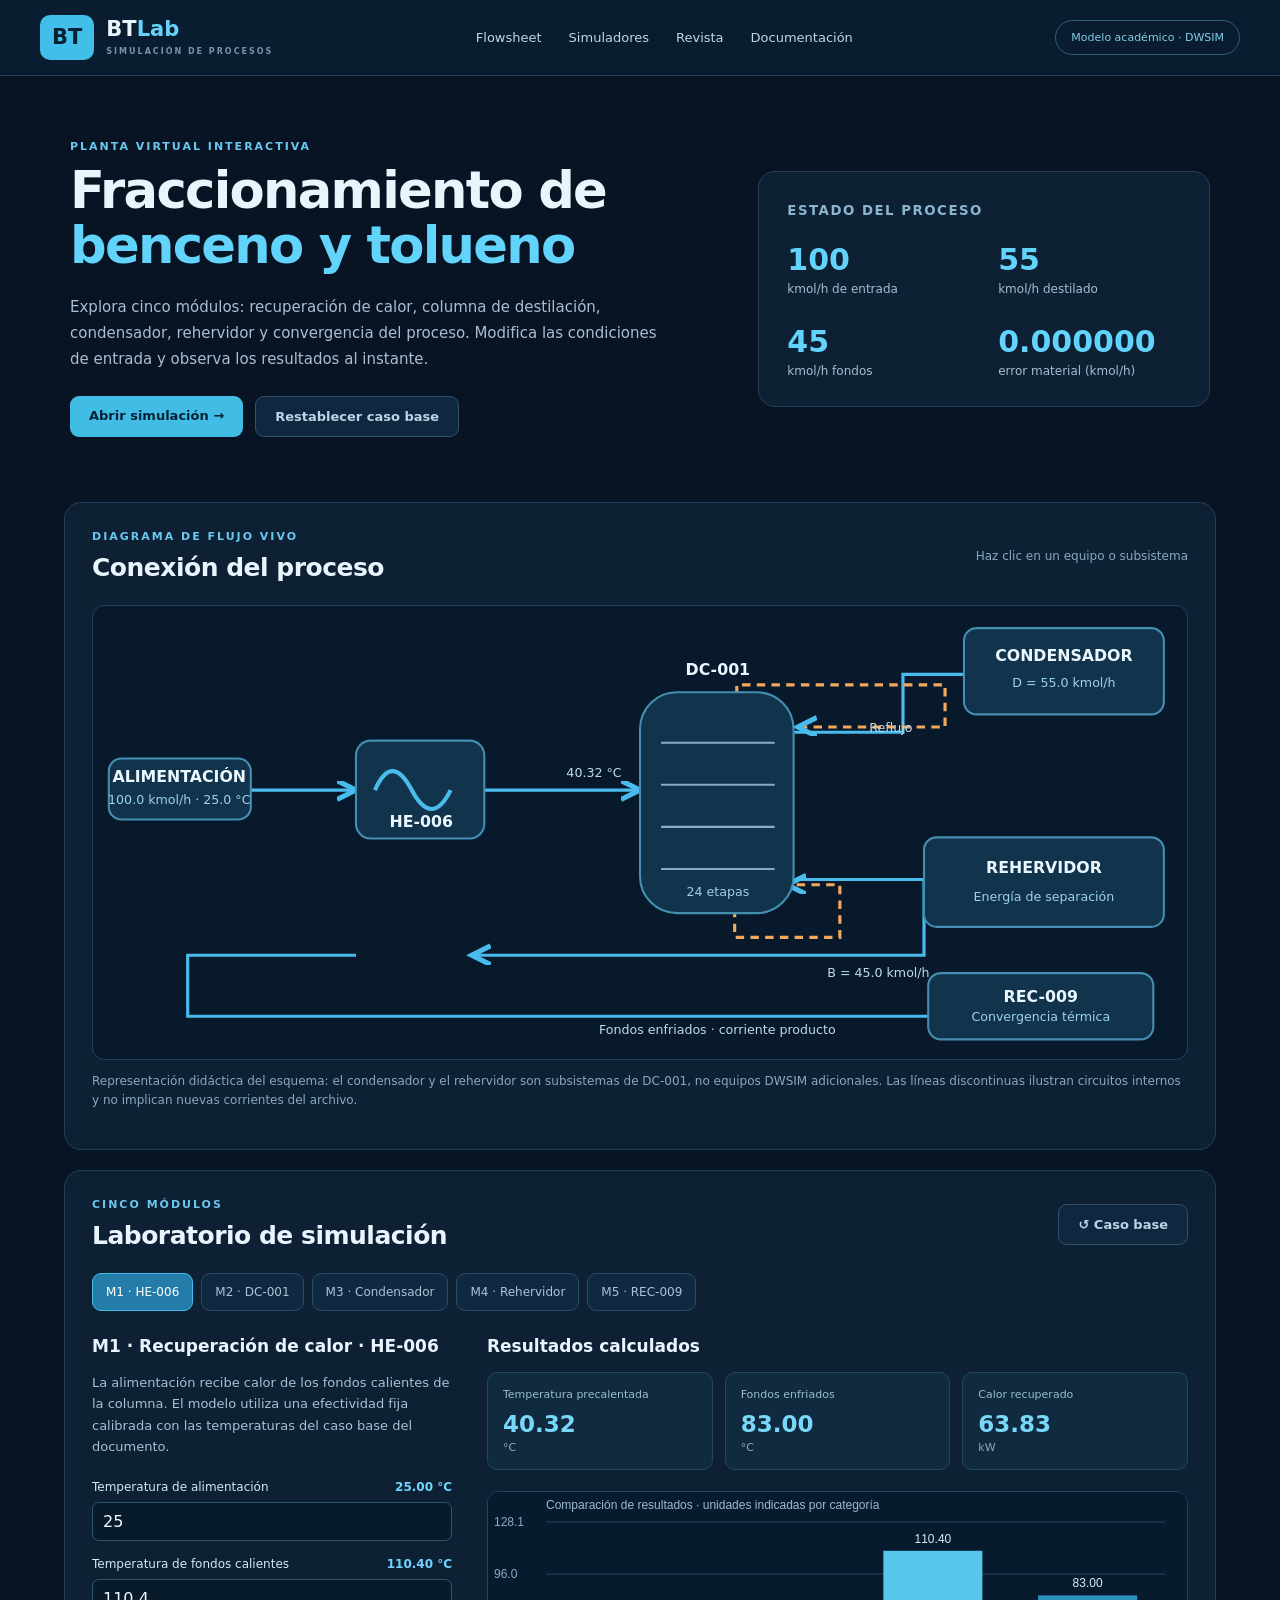
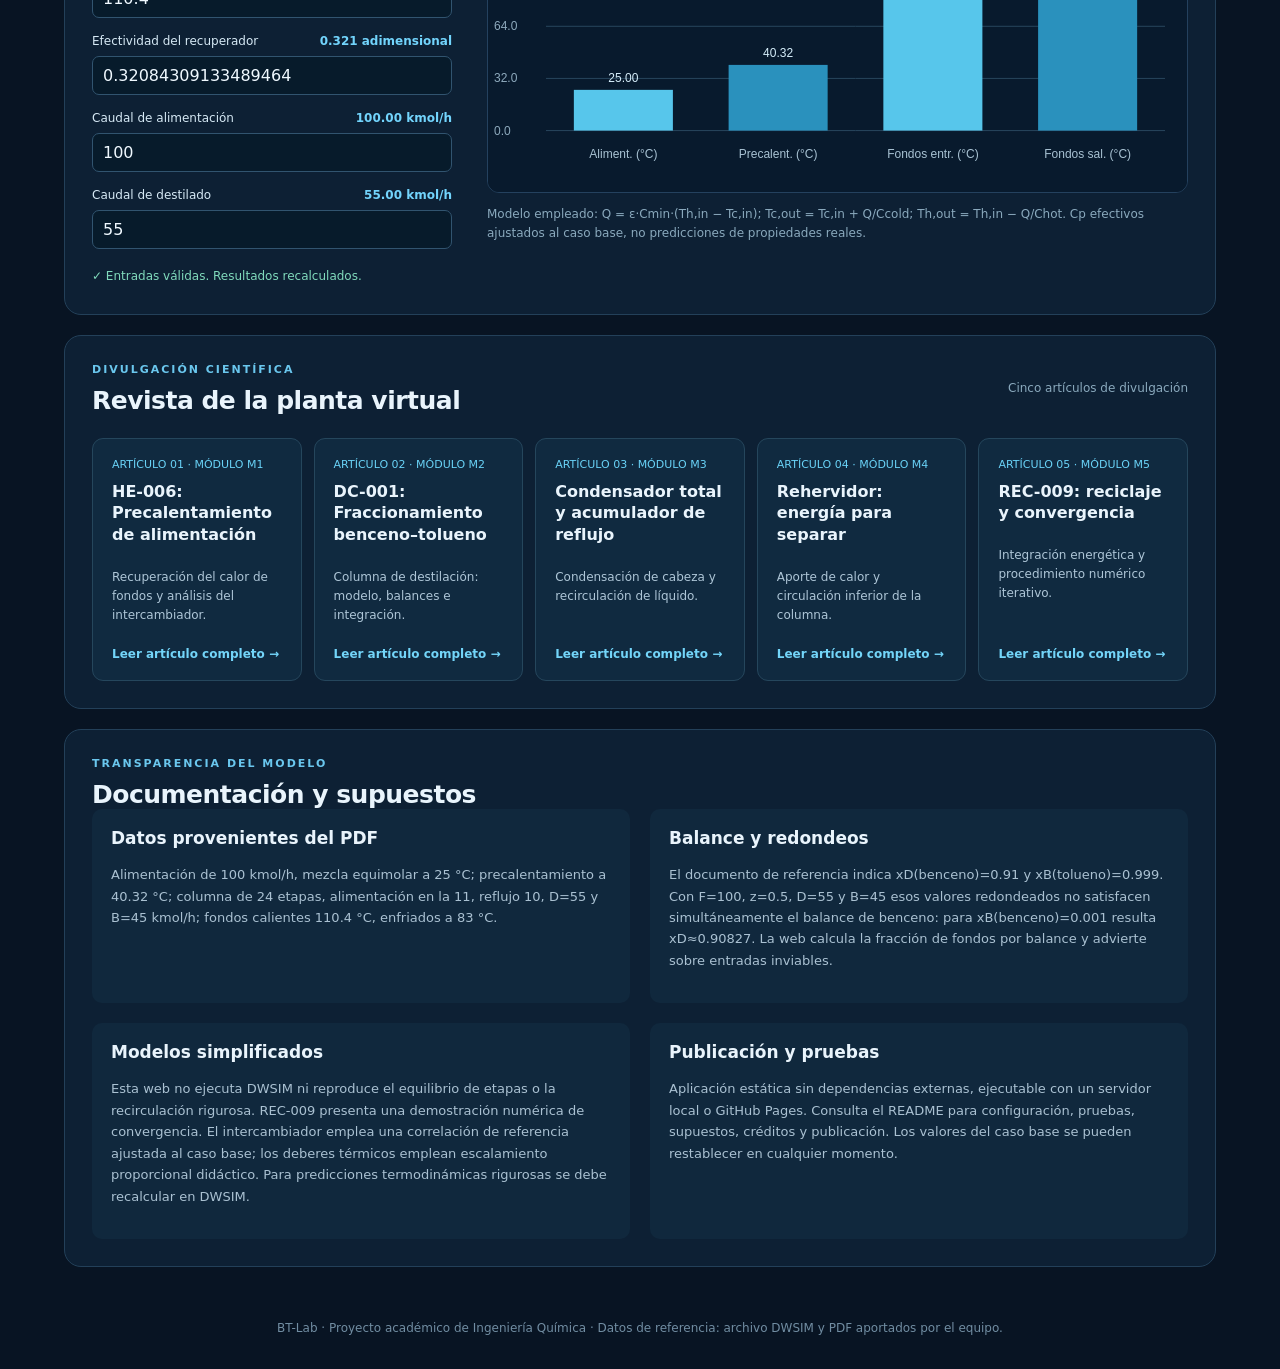
<file: index.html>
<!doctype html><html lang="es"><head><meta charset="UTF-8"><meta name="viewport" content="width=device-width,initial-scale=1"><title>BT-Lab | Fraccionamiento Benceno–Tolueno</title><link rel="stylesheet" href="src/style.css"></head><body><header class="top"><a href="#inicio" class="brand"><span class="logo">BT</span><span>BT<span class="accent">Lab</span><small>SIMULACIÓN DE PROCESOS</small></span></a><nav><a href="#inicio">Flowsheet</a><a href="#simulacion">Simuladores</a><a href="#revista">Revista</a><a href="#documentacion">Documentación</a></nav><span class="pill">Modelo académico · DWSIM</span></header><main><section id="inicio" class="hero"><div><p class="eyebrow">PLANTA VIRTUAL INTERACTIVA</p><h1>Fraccionamiento de <span>benceno y tolueno</span></h1><p>Explora cinco módulos: recuperación de calor, columna de destilación, condensador, rehervidor y convergencia del proceso. Modifica las condiciones de entrada y observa los resultados al instante.</p><div class="actions"><a class="primary" href="#simulacion">Abrir simulación →</a><button id="resetTop" class="secondary">Restablecer caso base</button></div></div><div class="summary"><small>ESTADO DEL PROCESO</small><div class="numbers"><div><strong id="sumF">100</strong><span>kmol/h de entrada</span></div><div><strong id="sumD">55</strong><span>kmol/h destilado</span></div><div><strong id="sumB">45</strong><span>kmol/h fondos</span></div><div><strong id="sumBalance">0</strong><span>error material (kmol/h)</span></div></div></div></section><section class="panel"><div class="sectionhead"><div><p class="eyebrow">DIAGRAMA DE FLUJO VIVO</p><h2>Conexión del proceso</h2></div><span class="hint">Haz clic en un equipo o subsistema</span></div><div class="flowwrap"><svg viewBox="0 0 1040 430" role="img" aria-label="Flujo de alimentación por intercambiador hacia columna, destilado superior, fondos hacia intercambiador, condensador y rehervidor" id="flowsheet"><defs><marker id="arrow" markerWidth="8" markerHeight="8" refX="6" refY="3" orient="auto"><path d="M0 0 L6 3 L0 6" fill="none" stroke="#49bbec" stroke-width="1.6"/></marker></defs><g class="pipe" fill="none" stroke="#49bbec" stroke-width="3" marker-end="url(#arrow)"><path d="M60 175 H250"/><path d="M370 175 H520"/><path d="M650 120 H770 V65 H850"/><path d="M650 260 H790 V332 H360"/><path d="M250 332 H90 V390 H960"/></g><g fill="none" stroke="#f3a85c" stroke-width="3" stroke-dasharray="8 6" marker-end="url(#arrow)"><path d="M612 112 V75 H810 V115 H670"/><path d="M610 260 V315 H710 V265 H660"/></g><g class="unit" data-mod="hx"><rect x="15" y="145" width="135" height="58" rx="12"/><text x="82" y="167">ALIMENTACIÓN</text><text class="small" x="82" y="188" id="svgFeed">100 kmol/h · 25 °C</text></g><g class="unit" data-mod="hx"><rect x="250" y="128" width="122" height="93" rx="14"/><path d="M268 175 Q284 139 303 175 T340 175" fill="none" stroke="#49bbec" stroke-width="4"/><text x="312" y="210">HE-006</text></g><g class="unit" data-mod="column"><rect x="520" y="82" width="146" height="210" rx="35"/><path d="M540 130 H648 M540 170 H648 M540 210 H648 M540 250 H648" stroke="#89a9c5" stroke-width="2"/><text x="594" y="66">DC-001</text><text class="small" x="594" y="276">24 etapas</text></g><g class="unit" data-mod="condenser"><rect x="828" y="21" width="190" height="82" rx="12"/><text x="923" y="52">CONDENSADOR</text><text class="small" x="923" y="77" id="svgD">D = 55 kmol/h</text></g><g class="unit" data-mod="reboiler"><rect x="790" y="220" width="228" height="85" rx="12"/><text x="904" y="254">REHERVIDOR</text><text class="small" x="904" y="280">Energía de separación</text></g><text class="stream" x="450" y="163" id="svgPre">40.32 °C</text><text class="stream" x="698" y="353" id="svgB">B = 45 kmol/h</text><text class="stream" x="481" y="407">Fondos enfriados · corriente producto</text><text class="stream" x="738" y="120">Reflujo</text><g class="unit" data-mod="recycle"><rect x="794" y="349" width="214" height="63" rx="12"/><text x="901" y="376">REC-009</text><text class="small" x="901" y="395">Convergencia térmica</text></g></svg></div><p class="footnote">Representación didáctica del esquema: el condensador y el rehervidor son subsistemas de DC-001, no equipos DWSIM adicionales. Las líneas discontinuas ilustran circuitos internos y no implican nuevas corrientes del archivo.</p></section><section id="simulacion" class="panel"><div class="sectionhead"><div><p class="eyebrow">CINCO MÓDULOS</p><h2>Laboratorio de simulación</h2></div><button id="reset" class="secondary">↺ Caso base</button></div><div class="tabs" role="tablist" id="tabs"><button data-tab="hx" class="selected">M1 · HE-006</button><button data-tab="column">M2 · DC-001</button><button data-tab="condenser">M3 · Condensador</button><button data-tab="reboiler">M4 · Rehervidor</button><button data-tab="recycle">M5 · REC-009</button></div><div class="simgrid"><div><div id="description"></div><div id="controls" class="controls"></div><div class="alert" id="alert" role="status"></div></div><div><h3>Resultados calculados</h3><div id="results" class="resultgrid"></div><canvas id="chart" width="780" height="340" aria-label="Gráfica de resultados calculados"></canvas><p id="method" class="footnote"></p></div></div></section><section id="revista" class="panel"><div class="sectionhead"><div><p class="eyebrow">DIVULGACIÓN CIENTÍFICA</p><h2>Revista de la planta virtual</h2></div><span class="hint">Cinco artículos de divulgación</span></div><div id="articles" class="articles"></div></section><section id="documentacion" class="panel"><p class="eyebrow">TRANSPARENCIA DEL MODELO</p><h2>Documentación y supuestos</h2><div class="docgrid"><div><h3>Datos provenientes del PDF</h3><p>Alimentación de 100 kmol/h, mezcla equimolar a 25 °C; precalentamiento a 40.32 °C; columna de 24 etapas, alimentación en la 11, reflujo 10, D=55 y B=45 kmol/h; fondos calientes 110.4 °C, enfriados a 83 °C.</p></div><div><h3>Balance y redondeos</h3><p>El documento de referencia indica xD(benceno)=0.91 y xB(tolueno)=0.999. Con F=100, z=0.5, D=55 y B=45 esos valores redondeados no satisfacen simultáneamente el balance de benceno: para xB(benceno)=0.001 resulta xD≈0.90827. La web calcula la fracción de fondos por balance y advierte sobre entradas inviables.</p></div><div><h3>Modelos simplificados</h3><p>Esta web no ejecuta DWSIM ni reproduce el equilibrio de etapas o la recirculación rigurosa. REC-009 presenta una demostración numérica de convergencia. El intercambiador emplea una correlación de referencia ajustada al caso base; los deberes térmicos emplean escalamiento proporcional didáctico. Para predicciones termodinámicas rigurosas se debe recalcular en DWSIM.</p></div><div><h3>Publicación y pruebas</h3><p>Aplicación estática sin dependencias externas, ejecutable con un servidor local o GitHub Pages. Consulta el README para configuración, pruebas, supuestos, créditos y publicación. Los valores del caso base se pueden restablecer en cualquier momento.</p></div></div></section></main><footer>BT-Lab · Proyecto académico de Ingeniería Química · Datos de referencia: archivo DWSIM y PDF aportados por el equipo.</footer><script type="module" src="src/app.js"></script></body></html>
</file>
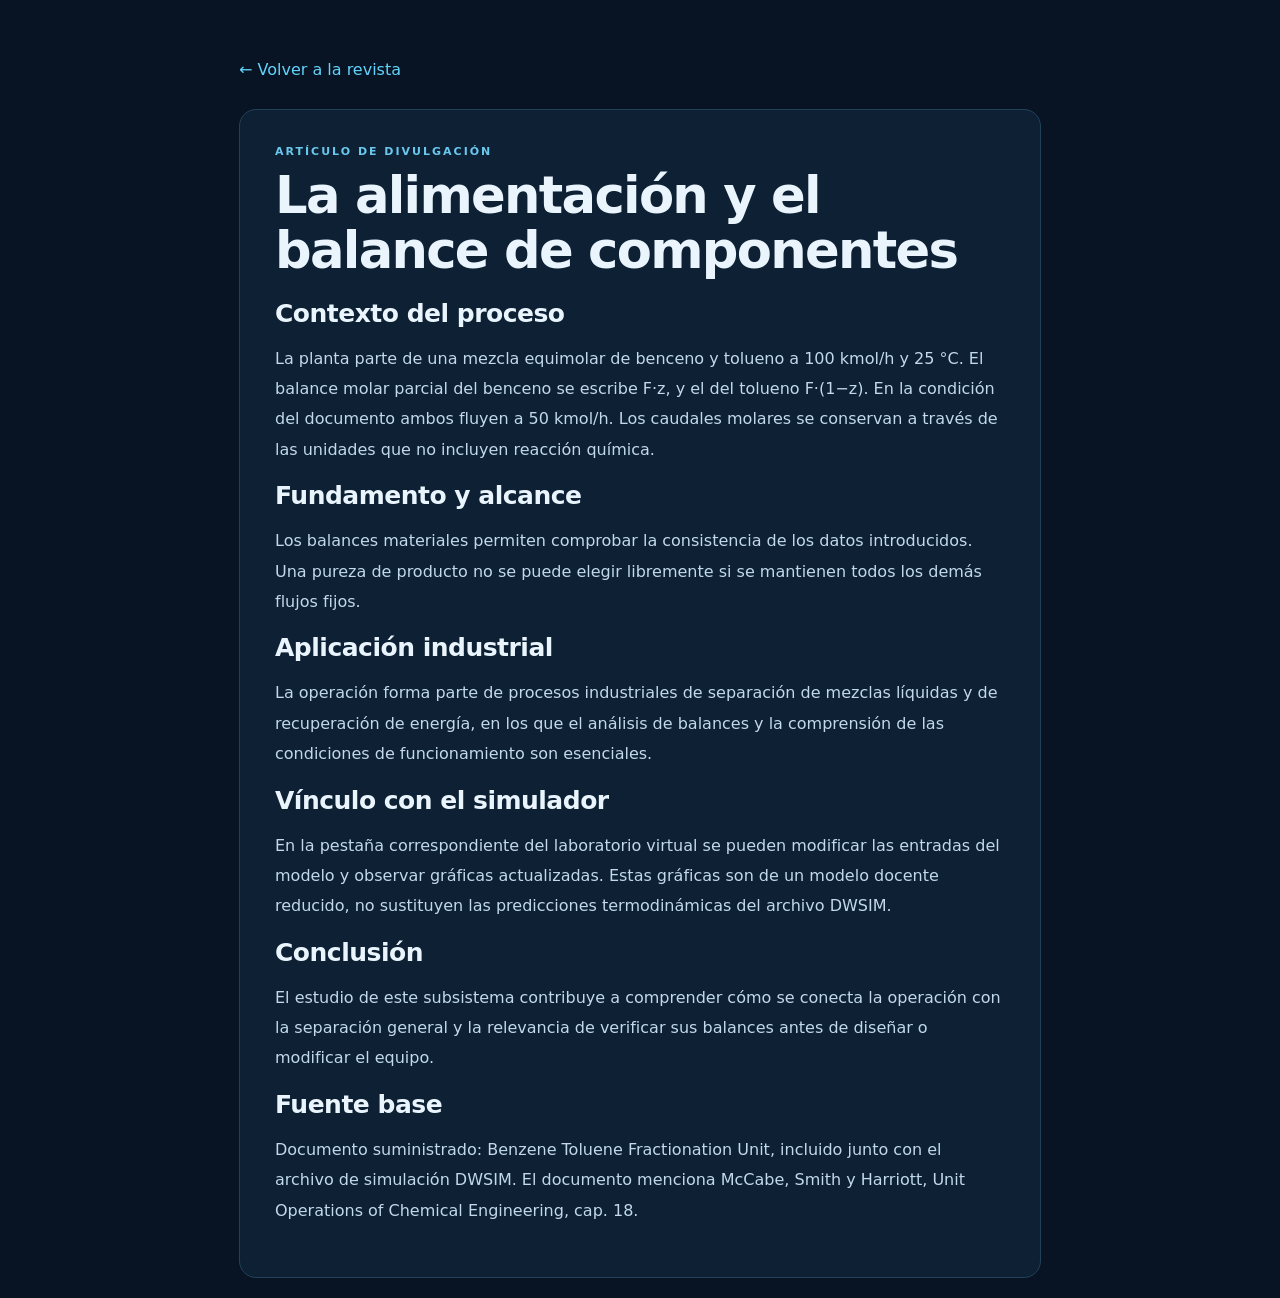
<file: alimentacion.html>
<!doctype html><html lang="es"><head><meta charset="utf-8"><meta name="viewport" content="width=device-width,initial-scale=1"><title>La alimentación y el balance de componentes — BT-Lab</title><link rel="stylesheet" href="../src/style.css"></head><body><main style="max-width:850px;padding-top:60px"><a href="../index.html#revista" style="color:#62d3fa">← Volver a la revista</a><article class="panel" style="margin-top:30px;padding:35px"><p class="eyebrow">ARTÍCULO DE DIVULGACIÓN</p><h1>La alimentación y el balance de componentes</h1><h2>Contexto del proceso</h2><p style="line-height:1.9;color:#c1d9e8">La planta parte de una mezcla equimolar de benceno y tolueno a 100 kmol/h y 25 °C. El balance molar parcial del benceno se escribe F·z, y el del tolueno F·(1−z). En la condición del documento ambos fluyen a 50 kmol/h. Los caudales molares se conservan a través de las unidades que no incluyen reacción química.</p><h2>Fundamento y alcance</h2><p style="line-height:1.9;color:#c1d9e8">Los balances materiales permiten comprobar la consistencia de los datos introducidos. Una pureza de producto no se puede elegir libremente si se mantienen todos los demás flujos fijos.</p><h2>Aplicación industrial</h2><p style="line-height:1.9;color:#c1d9e8">La operación forma parte de procesos industriales de separación de mezclas líquidas y de recuperación de energía, en los que el análisis de balances y la comprensión de las condiciones de funcionamiento son esenciales.</p><h2>Vínculo con el simulador</h2><p style="line-height:1.9;color:#c1d9e8">En la pestaña correspondiente del laboratorio virtual se pueden modificar las entradas del modelo y observar gráficas actualizadas. Estas gráficas son de un modelo docente reducido, no sustituyen las predicciones termodinámicas del archivo DWSIM.</p><h2>Conclusión</h2><p style="line-height:1.9;color:#c1d9e8">El estudio de este subsistema contribuye a comprender cómo se conecta la operación con la separación general y la relevancia de verificar sus balances antes de diseñar o modificar el equipo.</p><h2>Fuente base</h2><p style="line-height:1.9;color:#c1d9e8">Documento suministrado: <em>Benzene Toluene Fractionation Unit</em>, incluido junto con el archivo de simulación DWSIM. El documento menciona McCabe, Smith y Harriott, <em>Unit Operations of Chemical Engineering</em>, cap. 18.</p></article></main></body></html>
</file>
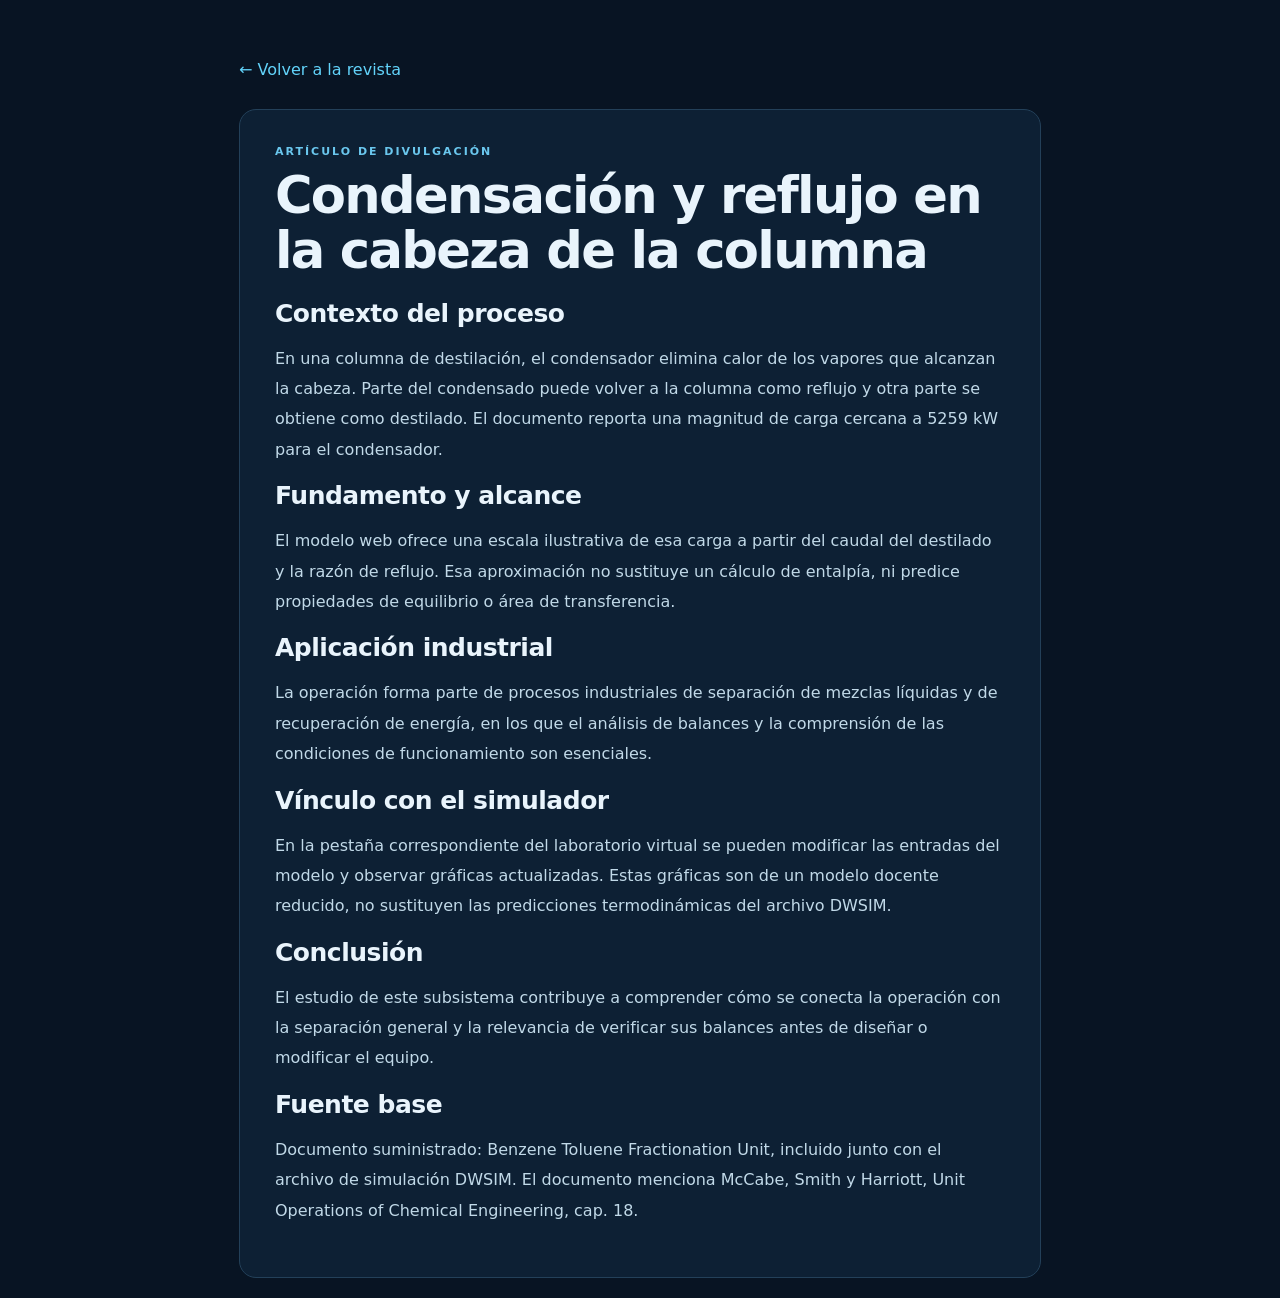
<file: condensador.html>
<!doctype html><html lang="es"><head><meta charset="utf-8"><meta name="viewport" content="width=device-width,initial-scale=1"><title>Condensación y reflujo en la cabeza de la columna — BT-Lab</title><link rel="stylesheet" href="../src/style.css"></head><body><main style="max-width:850px;padding-top:60px"><a href="../index.html#revista" style="color:#62d3fa">← Volver a la revista</a><article class="panel" style="margin-top:30px;padding:35px"><p class="eyebrow">ARTÍCULO DE DIVULGACIÓN</p><h1>Condensación y reflujo en la cabeza de la columna</h1><h2>Contexto del proceso</h2><p style="line-height:1.9;color:#c1d9e8">En una columna de destilación, el condensador elimina calor de los vapores que alcanzan la cabeza. Parte del condensado puede volver a la columna como reflujo y otra parte se obtiene como destilado. El documento reporta una magnitud de carga cercana a 5259 kW para el condensador.</p><h2>Fundamento y alcance</h2><p style="line-height:1.9;color:#c1d9e8">El modelo web ofrece una escala ilustrativa de esa carga a partir del caudal del destilado y la razón de reflujo. Esa aproximación no sustituye un cálculo de entalpía, ni predice propiedades de equilibrio o área de transferencia.</p><h2>Aplicación industrial</h2><p style="line-height:1.9;color:#c1d9e8">La operación forma parte de procesos industriales de separación de mezclas líquidas y de recuperación de energía, en los que el análisis de balances y la comprensión de las condiciones de funcionamiento son esenciales.</p><h2>Vínculo con el simulador</h2><p style="line-height:1.9;color:#c1d9e8">En la pestaña correspondiente del laboratorio virtual se pueden modificar las entradas del modelo y observar gráficas actualizadas. Estas gráficas son de un modelo docente reducido, no sustituyen las predicciones termodinámicas del archivo DWSIM.</p><h2>Conclusión</h2><p style="line-height:1.9;color:#c1d9e8">El estudio de este subsistema contribuye a comprender cómo se conecta la operación con la separación general y la relevancia de verificar sus balances antes de diseñar o modificar el equipo.</p><h2>Fuente base</h2><p style="line-height:1.9;color:#c1d9e8">Documento suministrado: <em>Benzene Toluene Fractionation Unit</em>, incluido junto con el archivo de simulación DWSIM. El documento menciona McCabe, Smith y Harriott, <em>Unit Operations of Chemical Engineering</em>, cap. 18.</p></article></main></body></html>
</file>
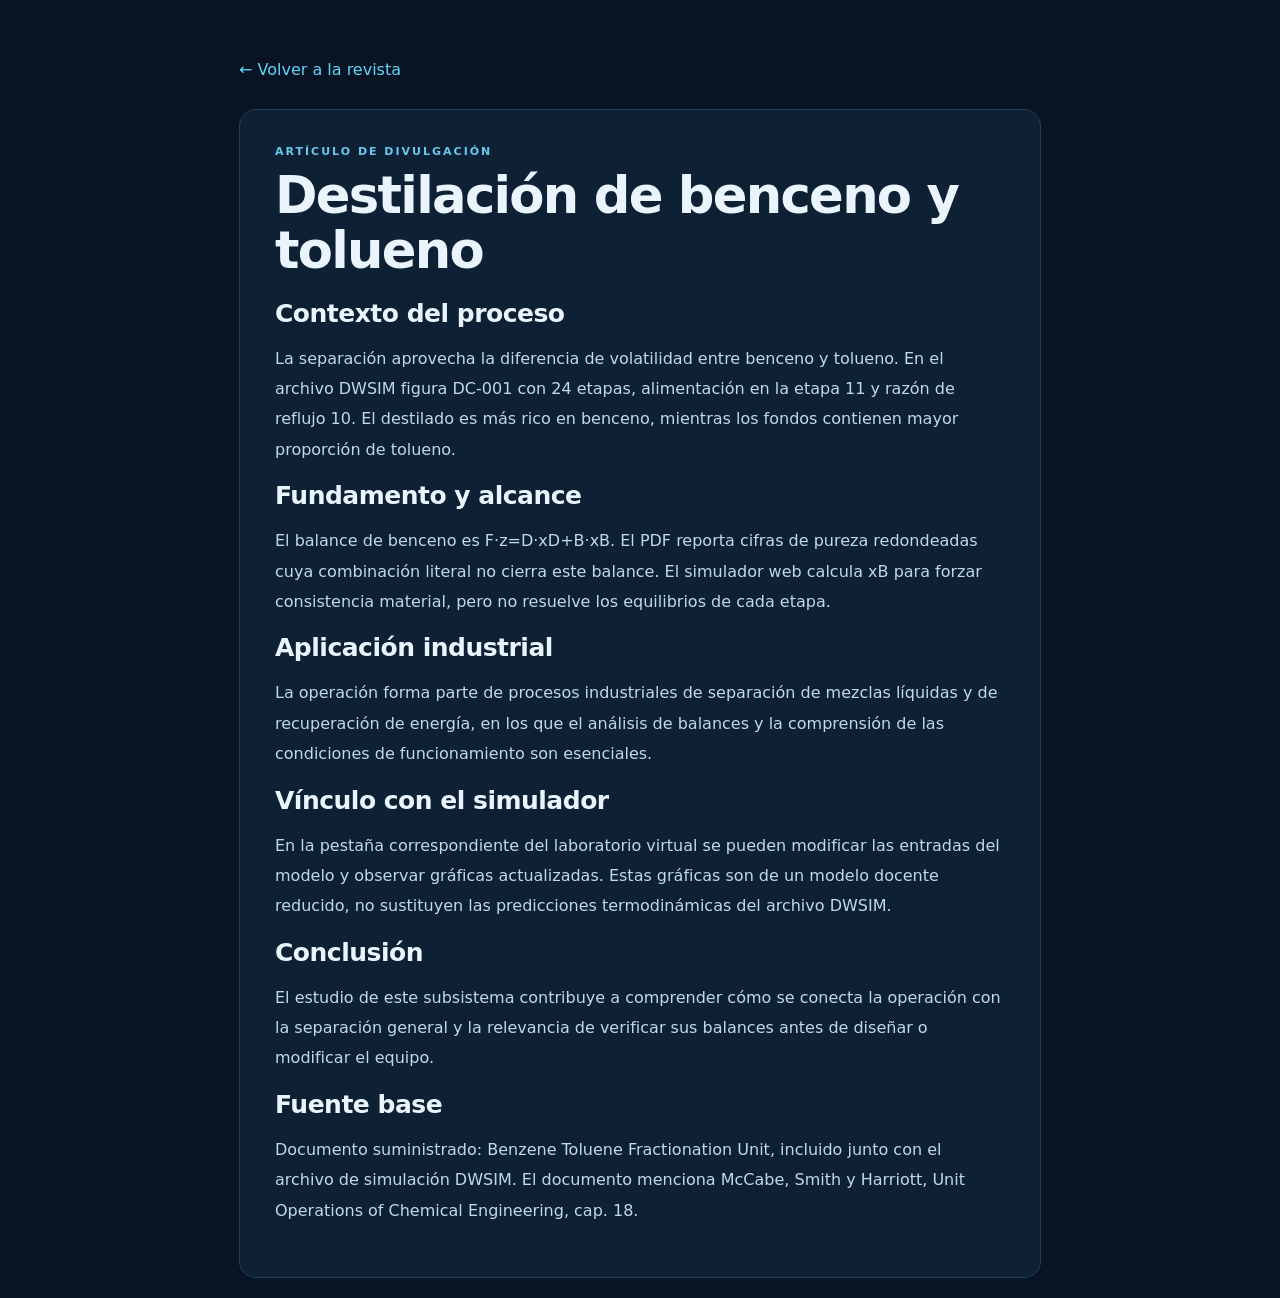
<file: destilacion.html>
<!doctype html><html lang="es"><head><meta charset="utf-8"><meta name="viewport" content="width=device-width,initial-scale=1"><title>Destilación de benceno y tolueno — BT-Lab</title><link rel="stylesheet" href="../src/style.css"></head><body><main style="max-width:850px;padding-top:60px"><a href="../index.html#revista" style="color:#62d3fa">← Volver a la revista</a><article class="panel" style="margin-top:30px;padding:35px"><p class="eyebrow">ARTÍCULO DE DIVULGACIÓN</p><h1>Destilación de benceno y tolueno</h1><h2>Contexto del proceso</h2><p style="line-height:1.9;color:#c1d9e8">La separación aprovecha la diferencia de volatilidad entre benceno y tolueno. En el archivo DWSIM figura DC-001 con 24 etapas, alimentación en la etapa 11 y razón de reflujo 10. El destilado es más rico en benceno, mientras los fondos contienen mayor proporción de tolueno.</p><h2>Fundamento y alcance</h2><p style="line-height:1.9;color:#c1d9e8">El balance de benceno es F·z=D·xD+B·xB. El PDF reporta cifras de pureza redondeadas cuya combinación literal no cierra este balance. El simulador web calcula xB para forzar consistencia material, pero no resuelve los equilibrios de cada etapa.</p><h2>Aplicación industrial</h2><p style="line-height:1.9;color:#c1d9e8">La operación forma parte de procesos industriales de separación de mezclas líquidas y de recuperación de energía, en los que el análisis de balances y la comprensión de las condiciones de funcionamiento son esenciales.</p><h2>Vínculo con el simulador</h2><p style="line-height:1.9;color:#c1d9e8">En la pestaña correspondiente del laboratorio virtual se pueden modificar las entradas del modelo y observar gráficas actualizadas. Estas gráficas son de un modelo docente reducido, no sustituyen las predicciones termodinámicas del archivo DWSIM.</p><h2>Conclusión</h2><p style="line-height:1.9;color:#c1d9e8">El estudio de este subsistema contribuye a comprender cómo se conecta la operación con la separación general y la relevancia de verificar sus balances antes de diseñar o modificar el equipo.</p><h2>Fuente base</h2><p style="line-height:1.9;color:#c1d9e8">Documento suministrado: <em>Benzene Toluene Fractionation Unit</em>, incluido junto con el archivo de simulación DWSIM. El documento menciona McCabe, Smith y Harriott, <em>Unit Operations of Chemical Engineering</em>, cap. 18.</p></article></main></body></html>
</file>
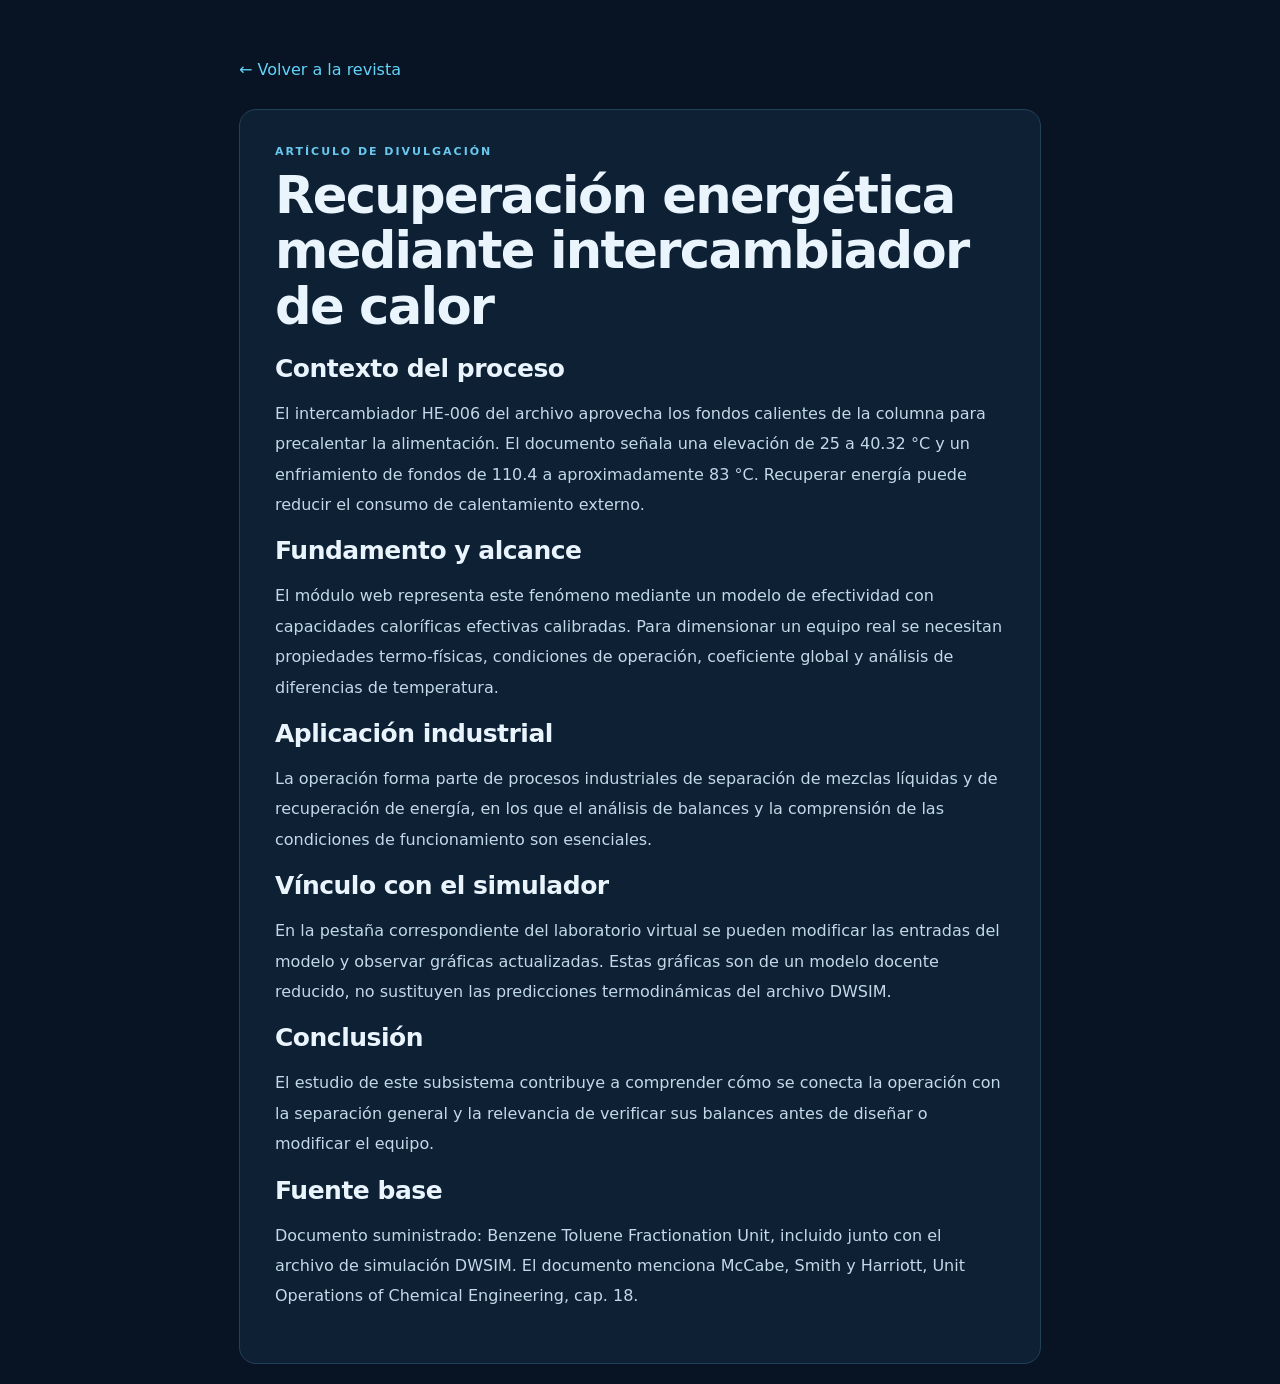
<file: recuperacion.html>
<!doctype html><html lang="es"><head><meta charset="utf-8"><meta name="viewport" content="width=device-width,initial-scale=1"><title>Recuperación energética mediante intercambiador de calor — BT-Lab</title><link rel="stylesheet" href="../src/style.css"></head><body><main style="max-width:850px;padding-top:60px"><a href="../index.html#revista" style="color:#62d3fa">← Volver a la revista</a><article class="panel" style="margin-top:30px;padding:35px"><p class="eyebrow">ARTÍCULO DE DIVULGACIÓN</p><h1>Recuperación energética mediante intercambiador de calor</h1><h2>Contexto del proceso</h2><p style="line-height:1.9;color:#c1d9e8">El intercambiador HE-006 del archivo aprovecha los fondos calientes de la columna para precalentar la alimentación. El documento señala una elevación de 25 a 40.32 °C y un enfriamiento de fondos de 110.4 a aproximadamente 83 °C. Recuperar energía puede reducir el consumo de calentamiento externo.</p><h2>Fundamento y alcance</h2><p style="line-height:1.9;color:#c1d9e8">El módulo web representa este fenómeno mediante un modelo de efectividad con capacidades caloríficas efectivas calibradas. Para dimensionar un equipo real se necesitan propiedades termo-físicas, condiciones de operación, coeficiente global y análisis de diferencias de temperatura.</p><h2>Aplicación industrial</h2><p style="line-height:1.9;color:#c1d9e8">La operación forma parte de procesos industriales de separación de mezclas líquidas y de recuperación de energía, en los que el análisis de balances y la comprensión de las condiciones de funcionamiento son esenciales.</p><h2>Vínculo con el simulador</h2><p style="line-height:1.9;color:#c1d9e8">En la pestaña correspondiente del laboratorio virtual se pueden modificar las entradas del modelo y observar gráficas actualizadas. Estas gráficas son de un modelo docente reducido, no sustituyen las predicciones termodinámicas del archivo DWSIM.</p><h2>Conclusión</h2><p style="line-height:1.9;color:#c1d9e8">El estudio de este subsistema contribuye a comprender cómo se conecta la operación con la separación general y la relevancia de verificar sus balances antes de diseñar o modificar el equipo.</p><h2>Fuente base</h2><p style="line-height:1.9;color:#c1d9e8">Documento suministrado: <em>Benzene Toluene Fractionation Unit</em>, incluido junto con el archivo de simulación DWSIM. El documento menciona McCabe, Smith y Harriott, <em>Unit Operations of Chemical Engineering</em>, cap. 18.</p></article></main></body></html>
</file>
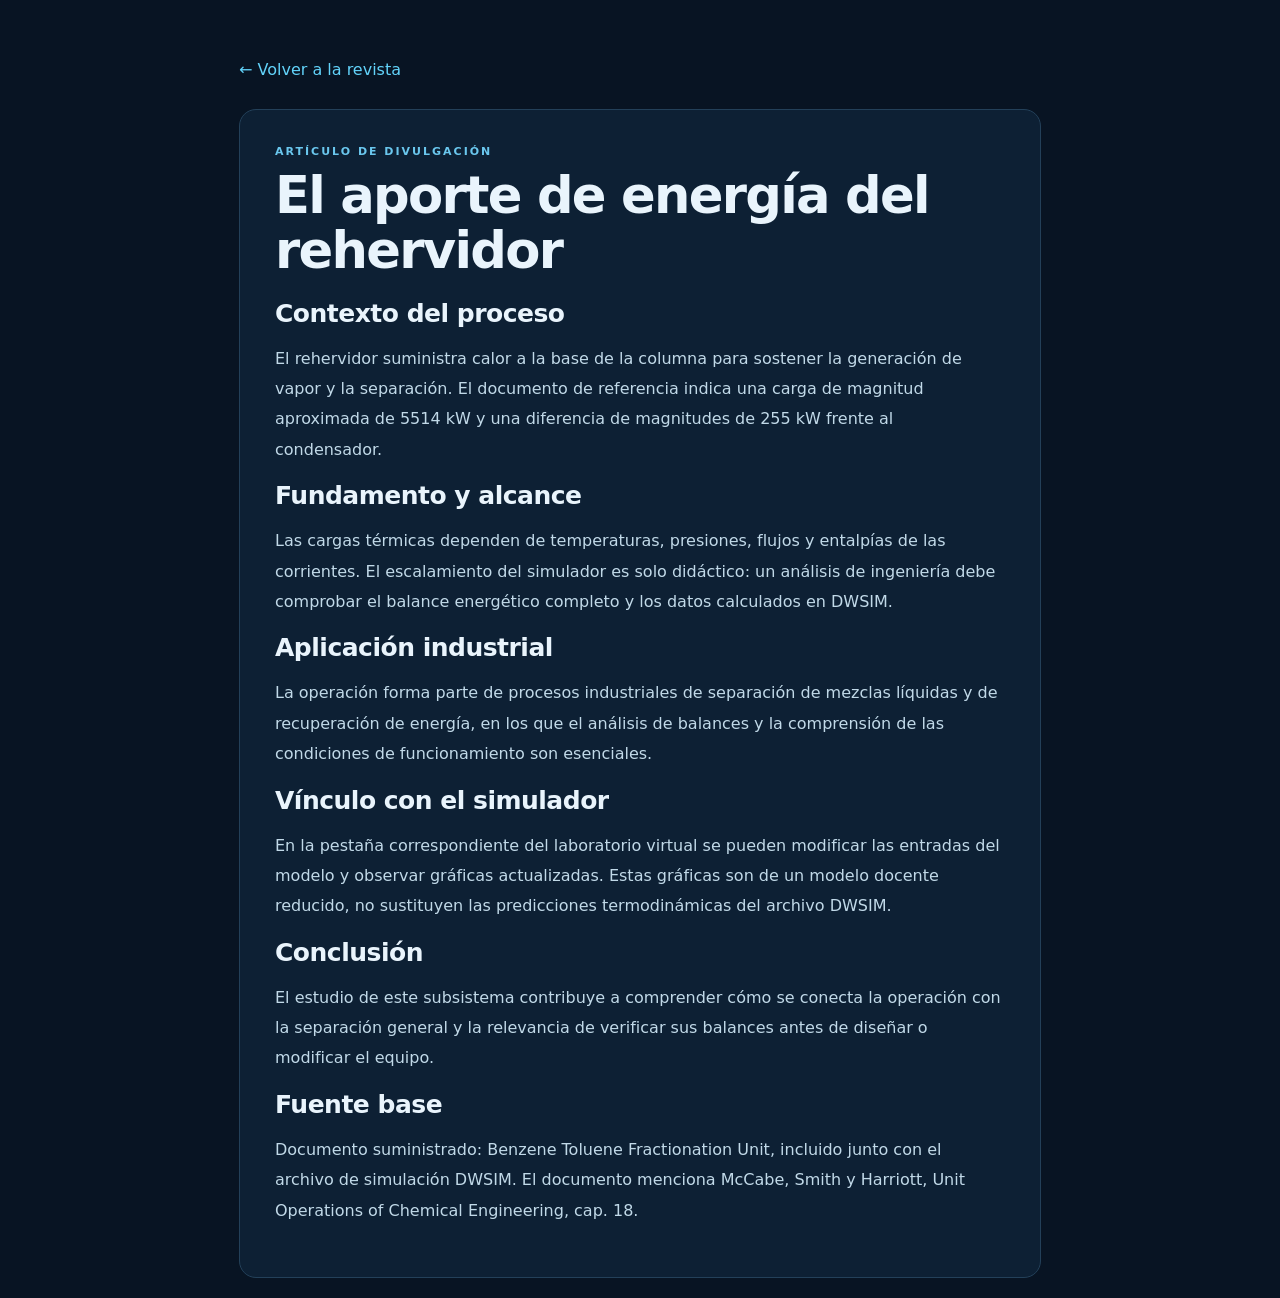
<file: rehervidor.html>
<!doctype html><html lang="es"><head><meta charset="utf-8"><meta name="viewport" content="width=device-width,initial-scale=1"><title>El aporte de energía del rehervidor — BT-Lab</title><link rel="stylesheet" href="../src/style.css"></head><body><main style="max-width:850px;padding-top:60px"><a href="../index.html#revista" style="color:#62d3fa">← Volver a la revista</a><article class="panel" style="margin-top:30px;padding:35px"><p class="eyebrow">ARTÍCULO DE DIVULGACIÓN</p><h1>El aporte de energía del rehervidor</h1><h2>Contexto del proceso</h2><p style="line-height:1.9;color:#c1d9e8">El rehervidor suministra calor a la base de la columna para sostener la generación de vapor y la separación. El documento de referencia indica una carga de magnitud aproximada de 5514 kW y una diferencia de magnitudes de 255 kW frente al condensador.</p><h2>Fundamento y alcance</h2><p style="line-height:1.9;color:#c1d9e8">Las cargas térmicas dependen de temperaturas, presiones, flujos y entalpías de las corrientes. El escalamiento del simulador es solo didáctico: un análisis de ingeniería debe comprobar el balance energético completo y los datos calculados en DWSIM.</p><h2>Aplicación industrial</h2><p style="line-height:1.9;color:#c1d9e8">La operación forma parte de procesos industriales de separación de mezclas líquidas y de recuperación de energía, en los que el análisis de balances y la comprensión de las condiciones de funcionamiento son esenciales.</p><h2>Vínculo con el simulador</h2><p style="line-height:1.9;color:#c1d9e8">En la pestaña correspondiente del laboratorio virtual se pueden modificar las entradas del modelo y observar gráficas actualizadas. Estas gráficas son de un modelo docente reducido, no sustituyen las predicciones termodinámicas del archivo DWSIM.</p><h2>Conclusión</h2><p style="line-height:1.9;color:#c1d9e8">El estudio de este subsistema contribuye a comprender cómo se conecta la operación con la separación general y la relevancia de verificar sus balances antes de diseñar o modificar el equipo.</p><h2>Fuente base</h2><p style="line-height:1.9;color:#c1d9e8">Documento suministrado: <em>Benzene Toluene Fractionation Unit</em>, incluido junto con el archivo de simulación DWSIM. El documento menciona McCabe, Smith y Harriott, <em>Unit Operations of Chemical Engineering</em>, cap. 18.</p></article></main></body></html>
</file>
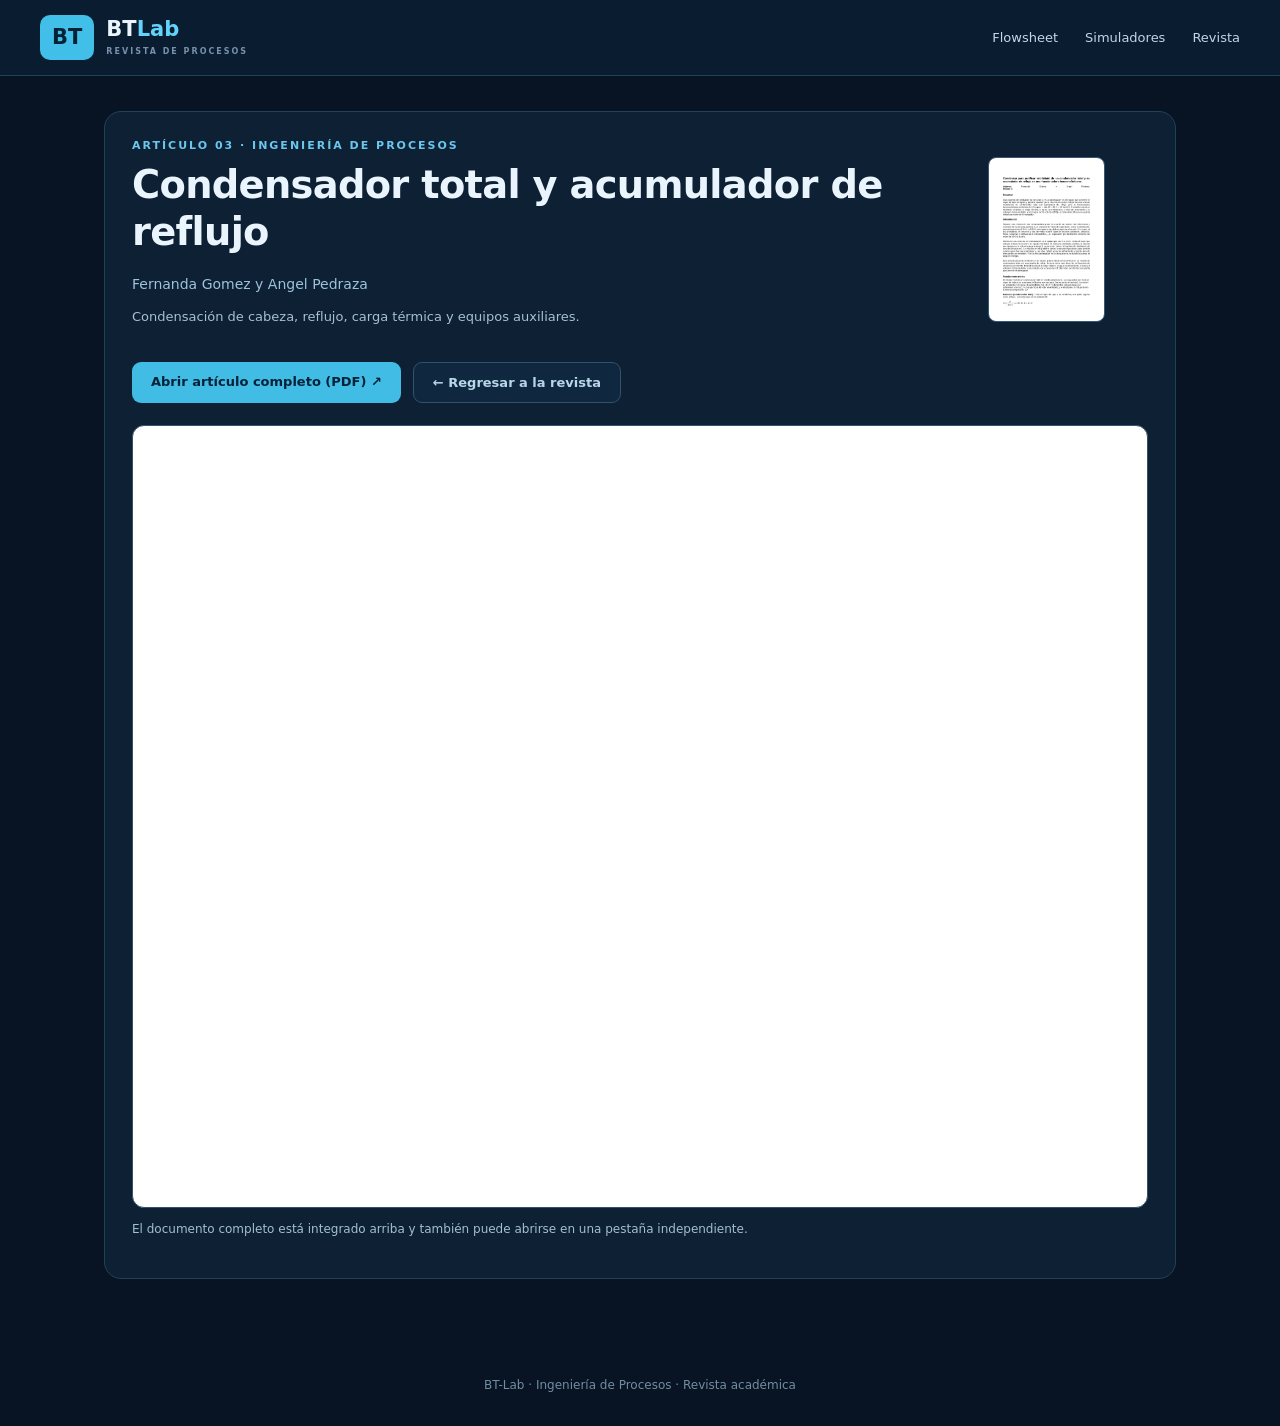
<file: articulos/condensador.html>
<!doctype html><html lang="es"><head><meta charset="utf-8"><meta name="viewport" content="width=device-width,initial-scale=1"><title>Módulo 03 | Condensador total y acumulador de reflujo · BT-Lab</title><link rel="stylesheet" href="../src/style.css"><style>main{max-width:1120px}.publication{margin:35px 0 65px}.publication-head{display:grid;grid-template-columns:minmax(0,1fr) 160px;gap:24px;align-items:center}.publication h1{font-size:clamp(26px,3vw,39px);line-height:1.22;letter-spacing:-.7px}.publication .meta{color:#9ec2d9;font-size:14px}.pubactions{display:flex;flex-wrap:wrap;gap:12px;margin:22px 0}.pdfview{display:block;width:100%;height:min(87vh,1050px);min-height:580px;border:1px solid #31516d;border-radius:12px;background:#fff}.cover{height:165px;max-width:140px;object-fit:cover;object-position:top;border:1px solid #345875;border-radius:8px}.note{font-size:12px;color:#a3bfd2;line-height:1.6}@media(max-width:650px){.publication-head{grid-template-columns:1fr}.cover{display:none}.pdfview{min-height:450px;height:75vh}}</style></head><body><header class="top"><a class="brand" href="../index.html#inicio"><span class="logo">BT</span><span>BT<span class="accent">Lab</span><small>REVISTA DE PROCESOS</small></span></a><nav><a href="../index.html#inicio">Flowsheet</a><a href="../index.html#simulacion">Simuladores</a><a href="../index.html#revista">Revista</a></nav></header><main><div class="publication panel"><div class="publication-head"><div><p class="eyebrow">ARTÍCULO 03 · INGENIERÍA DE PROCESOS</p><h1>Condensador total y acumulador de reflujo</h1><p class="meta">Fernanda Gomez y Angel Pedraza</p><p class="subdesc">Condensación de cabeza, reflujo, carga térmica y equipos auxiliares.</p></div><img class="cover" src="originales/portada_03.png" alt="Portada del artículo 03"></div><div class="pubactions"><a class="primary" href="originales/modulo_03.pdf" target="_blank" rel="noopener">Abrir artículo completo (PDF) ↗</a><a class="secondary" href="../index.html#revista">← Regresar a la revista</a></div><iframe class="pdfview" src="originales/modulo_03.pdf#view=FitH" title="Artículo completo: Condensador total y acumulador de reflujo"></iframe><p class="note">El documento completo está integrado arriba y también puede abrirse en una pestaña independiente.</p></div></main><footer>BT-Lab · Ingeniería de Procesos · Revista académica</footer></body></html>
</file>
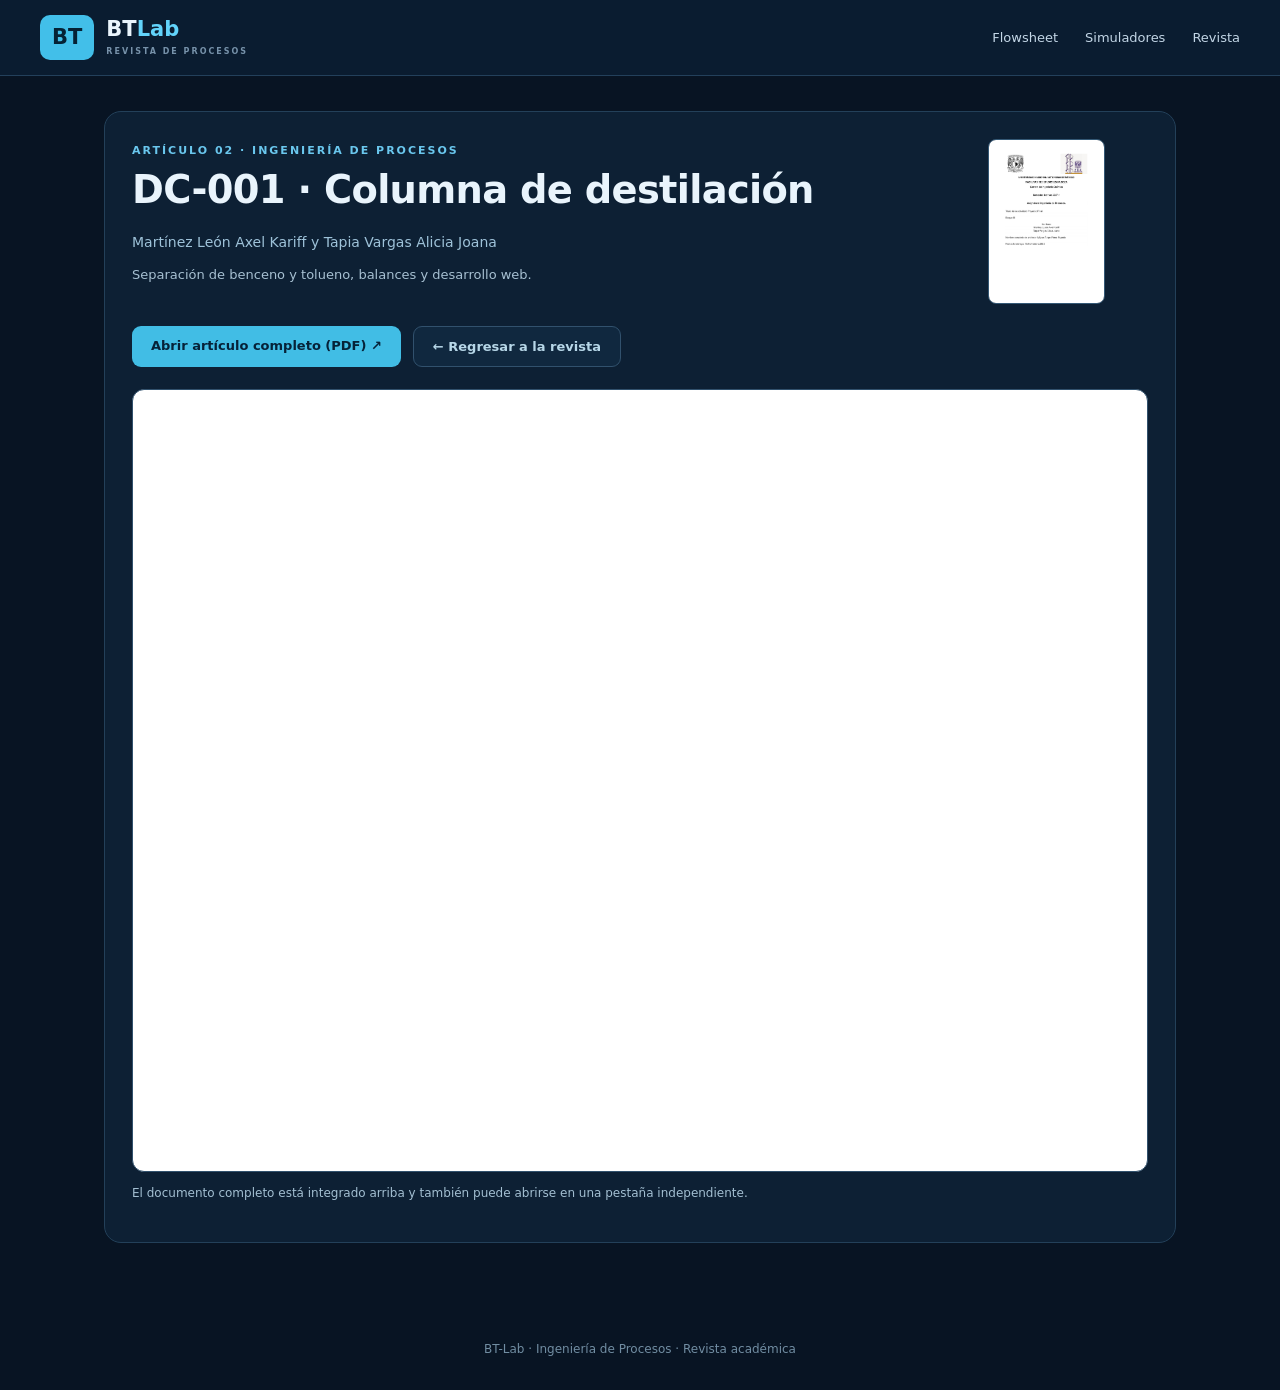
<file: articulos/destilacion.html>
<!doctype html><html lang="es"><head><meta charset="utf-8"><meta name="viewport" content="width=device-width,initial-scale=1"><title>Módulo 02 | DC-001 · Columna de destilación · BT-Lab</title><link rel="stylesheet" href="../src/style.css"><style>main{max-width:1120px}.publication{margin:35px 0 65px}.publication-head{display:grid;grid-template-columns:minmax(0,1fr) 160px;gap:24px;align-items:center}.publication h1{font-size:clamp(26px,3vw,39px);line-height:1.22;letter-spacing:-.7px}.publication .meta{color:#9ec2d9;font-size:14px}.pubactions{display:flex;flex-wrap:wrap;gap:12px;margin:22px 0}.pdfview{display:block;width:100%;height:min(87vh,1050px);min-height:580px;border:1px solid #31516d;border-radius:12px;background:#fff}.cover{height:165px;max-width:140px;object-fit:cover;object-position:top;border:1px solid #345875;border-radius:8px}.note{font-size:12px;color:#a3bfd2;line-height:1.6}@media(max-width:650px){.publication-head{grid-template-columns:1fr}.cover{display:none}.pdfview{min-height:450px;height:75vh}}</style></head><body><header class="top"><a class="brand" href="../index.html#inicio"><span class="logo">BT</span><span>BT<span class="accent">Lab</span><small>REVISTA DE PROCESOS</small></span></a><nav><a href="../index.html#inicio">Flowsheet</a><a href="../index.html#simulacion">Simuladores</a><a href="../index.html#revista">Revista</a></nav></header><main><div class="publication panel"><div class="publication-head"><div><p class="eyebrow">ARTÍCULO 02 · INGENIERÍA DE PROCESOS</p><h1>DC-001 · Columna de destilación</h1><p class="meta">Martínez León Axel Kariff y Tapia Vargas Alicia Joana</p><p class="subdesc">Separación de benceno y tolueno, balances y desarrollo web.</p></div><img class="cover" src="originales/portada_02.png" alt="Portada del artículo 02"></div><div class="pubactions"><a class="primary" href="originales/modulo_02.pdf" target="_blank" rel="noopener">Abrir artículo completo (PDF) ↗</a><a class="secondary" href="../index.html#revista">← Regresar a la revista</a></div><iframe class="pdfview" src="originales/modulo_02.pdf#view=FitH" title="Artículo completo: DC-001 · Columna de destilación"></iframe><p class="note">El documento completo está integrado arriba y también puede abrirse en una pestaña independiente.</p></div></main><footer>BT-Lab · Ingeniería de Procesos · Revista académica</footer></body></html>
</file>
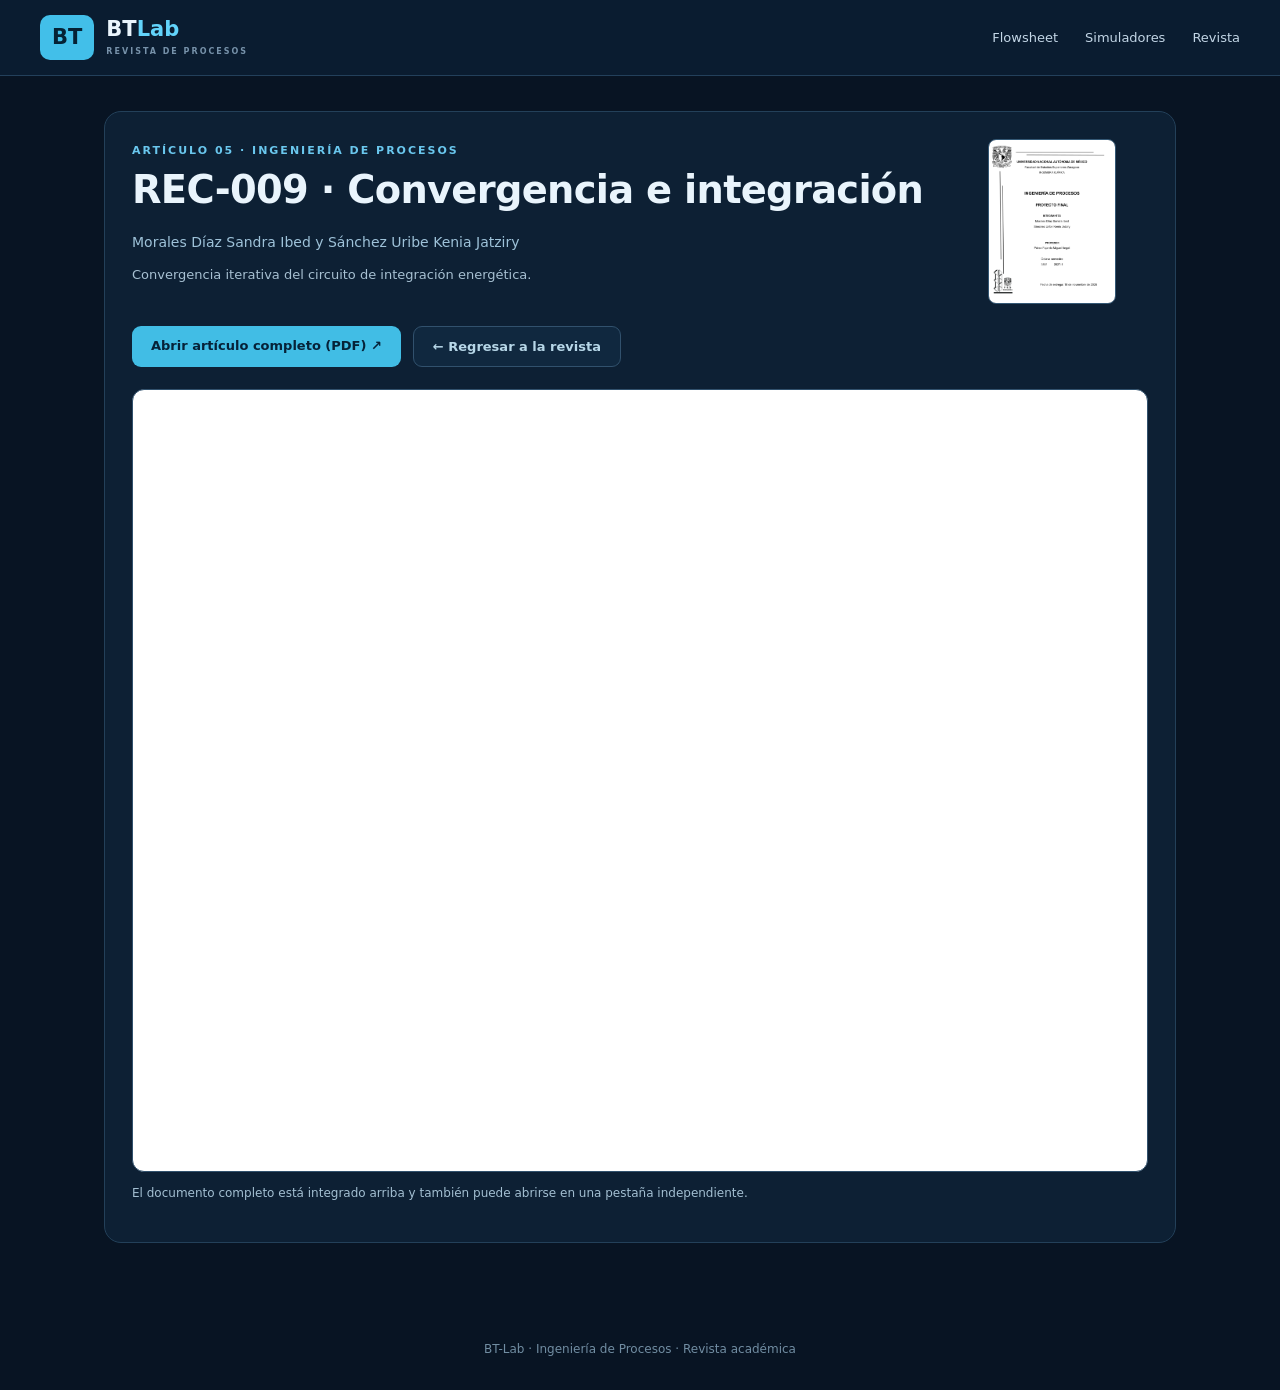
<file: articulos/recirculacion.html>
<!doctype html><html lang="es"><head><meta charset="utf-8"><meta name="viewport" content="width=device-width,initial-scale=1"><title>Módulo 05 | REC-009 · Convergencia e integración · BT-Lab</title><link rel="stylesheet" href="../src/style.css"><style>main{max-width:1120px}.publication{margin:35px 0 65px}.publication-head{display:grid;grid-template-columns:minmax(0,1fr) 160px;gap:24px;align-items:center}.publication h1{font-size:clamp(26px,3vw,39px);line-height:1.22;letter-spacing:-.7px}.publication .meta{color:#9ec2d9;font-size:14px}.pubactions{display:flex;flex-wrap:wrap;gap:12px;margin:22px 0}.pdfview{display:block;width:100%;height:min(87vh,1050px);min-height:580px;border:1px solid #31516d;border-radius:12px;background:#fff}.cover{height:165px;max-width:140px;object-fit:cover;object-position:top;border:1px solid #345875;border-radius:8px}.note{font-size:12px;color:#a3bfd2;line-height:1.6}@media(max-width:650px){.publication-head{grid-template-columns:1fr}.cover{display:none}.pdfview{min-height:450px;height:75vh}}</style></head><body><header class="top"><a class="brand" href="../index.html#inicio"><span class="logo">BT</span><span>BT<span class="accent">Lab</span><small>REVISTA DE PROCESOS</small></span></a><nav><a href="../index.html#inicio">Flowsheet</a><a href="../index.html#simulacion">Simuladores</a><a href="../index.html#revista">Revista</a></nav></header><main><div class="publication panel"><div class="publication-head"><div><p class="eyebrow">ARTÍCULO 05 · INGENIERÍA DE PROCESOS</p><h1>REC-009 · Convergencia e integración</h1><p class="meta">Morales Díaz Sandra Ibed y Sánchez Uribe Kenia Jatziry</p><p class="subdesc">Convergencia iterativa del circuito de integración energética.</p></div><img class="cover" src="originales/portada_05.png" alt="Portada del artículo 05"></div><div class="pubactions"><a class="primary" href="originales/modulo_05.pdf" target="_blank" rel="noopener">Abrir artículo completo (PDF) ↗</a><a class="secondary" href="../index.html#revista">← Regresar a la revista</a></div><iframe class="pdfview" src="originales/modulo_05.pdf#view=FitH" title="Artículo completo: REC-009 · Convergencia e integración"></iframe><p class="note">El documento completo está integrado arriba y también puede abrirse en una pestaña independiente.</p></div></main><footer>BT-Lab · Ingeniería de Procesos · Revista académica</footer></body></html>
</file>
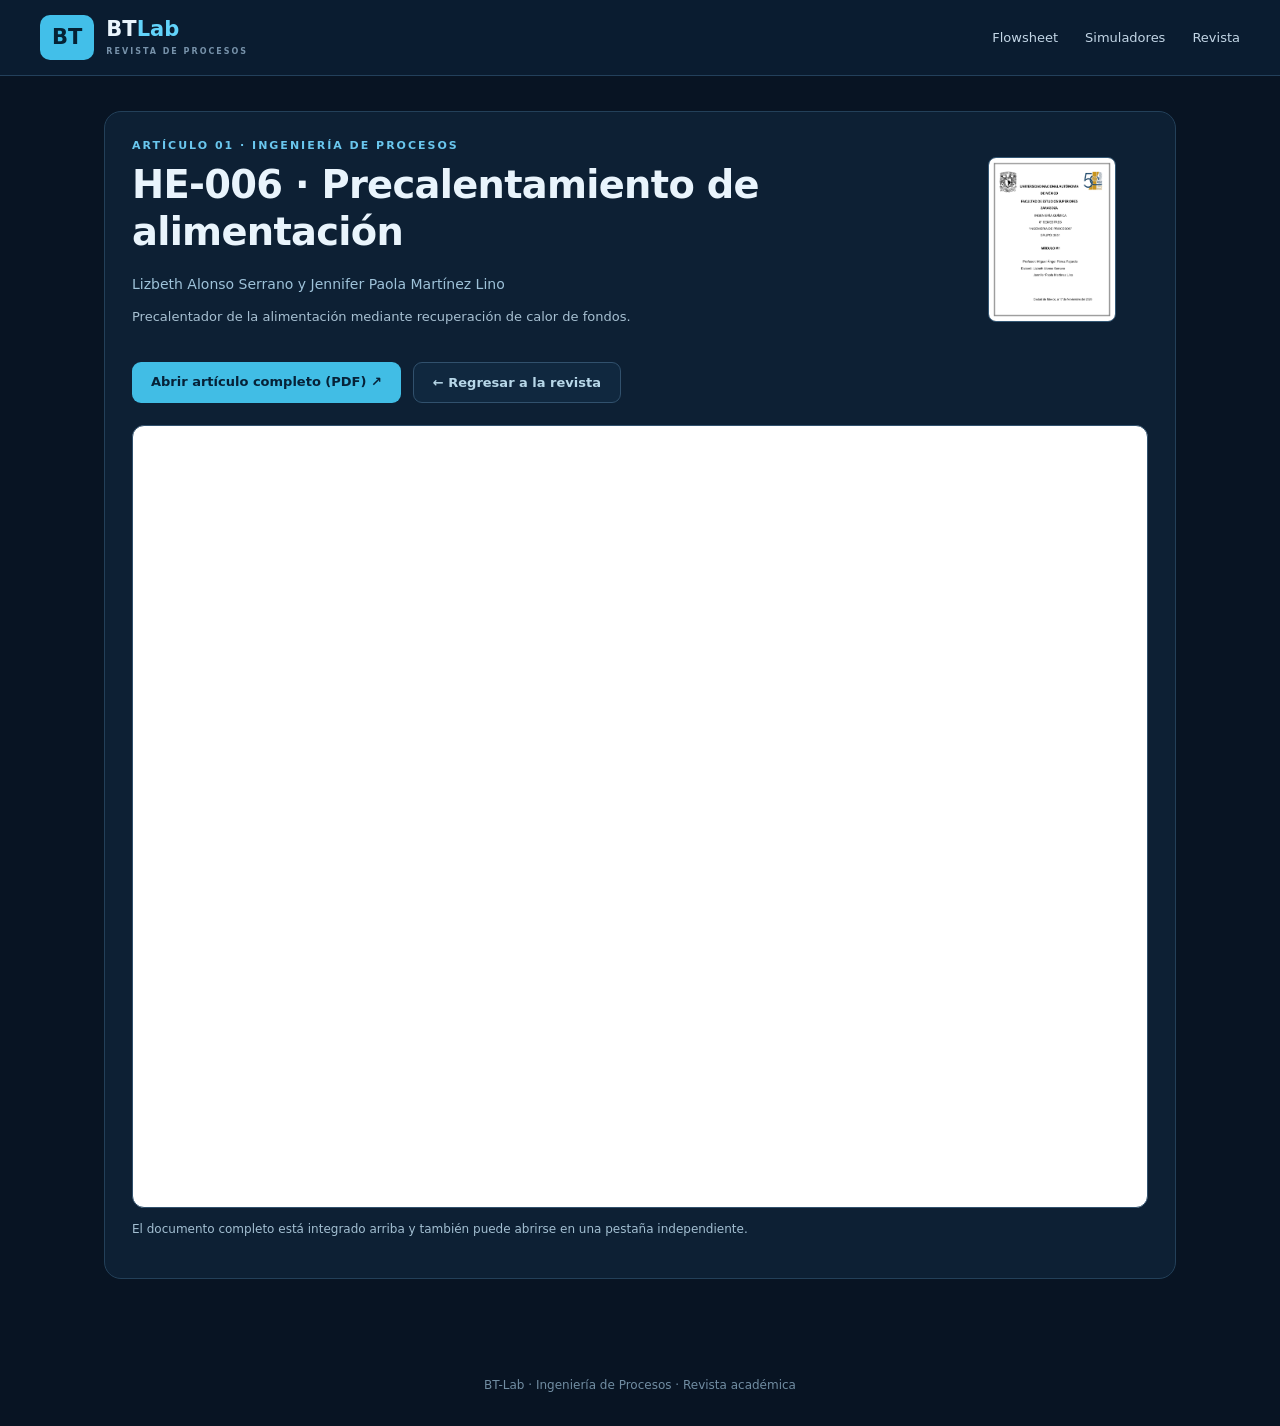
<file: articulos/recuperacion.html>
<!doctype html><html lang="es"><head><meta charset="utf-8"><meta name="viewport" content="width=device-width,initial-scale=1"><title>Módulo 01 | HE-006 · Precalentamiento de alimentación · BT-Lab</title><link rel="stylesheet" href="../src/style.css"><style>main{max-width:1120px}.publication{margin:35px 0 65px}.publication-head{display:grid;grid-template-columns:minmax(0,1fr) 160px;gap:24px;align-items:center}.publication h1{font-size:clamp(26px,3vw,39px);line-height:1.22;letter-spacing:-.7px}.publication .meta{color:#9ec2d9;font-size:14px}.pubactions{display:flex;flex-wrap:wrap;gap:12px;margin:22px 0}.pdfview{display:block;width:100%;height:min(87vh,1050px);min-height:580px;border:1px solid #31516d;border-radius:12px;background:#fff}.cover{height:165px;max-width:140px;object-fit:cover;object-position:top;border:1px solid #345875;border-radius:8px}.note{font-size:12px;color:#a3bfd2;line-height:1.6}@media(max-width:650px){.publication-head{grid-template-columns:1fr}.cover{display:none}.pdfview{min-height:450px;height:75vh}}</style></head><body><header class="top"><a class="brand" href="../index.html#inicio"><span class="logo">BT</span><span>BT<span class="accent">Lab</span><small>REVISTA DE PROCESOS</small></span></a><nav><a href="../index.html#inicio">Flowsheet</a><a href="../index.html#simulacion">Simuladores</a><a href="../index.html#revista">Revista</a></nav></header><main><div class="publication panel"><div class="publication-head"><div><p class="eyebrow">ARTÍCULO 01 · INGENIERÍA DE PROCESOS</p><h1>HE-006 · Precalentamiento de alimentación</h1><p class="meta">Lizbeth Alonso Serrano y Jennifer Paola Martínez Lino</p><p class="subdesc">Precalentador de la alimentación mediante recuperación de calor de fondos.</p></div><img class="cover" src="originales/portada_01.png" alt="Portada del artículo 01"></div><div class="pubactions"><a class="primary" href="originales/modulo_01.pdf" target="_blank" rel="noopener">Abrir artículo completo (PDF) ↗</a><a class="secondary" href="../index.html#revista">← Regresar a la revista</a></div><iframe class="pdfview" src="originales/modulo_01.pdf#view=FitH" title="Artículo completo: HE-006 · Precalentamiento de alimentación"></iframe><p class="note">El documento completo está integrado arriba y también puede abrirse en una pestaña independiente.</p></div></main><footer>BT-Lab · Ingeniería de Procesos · Revista académica</footer></body></html>
</file>
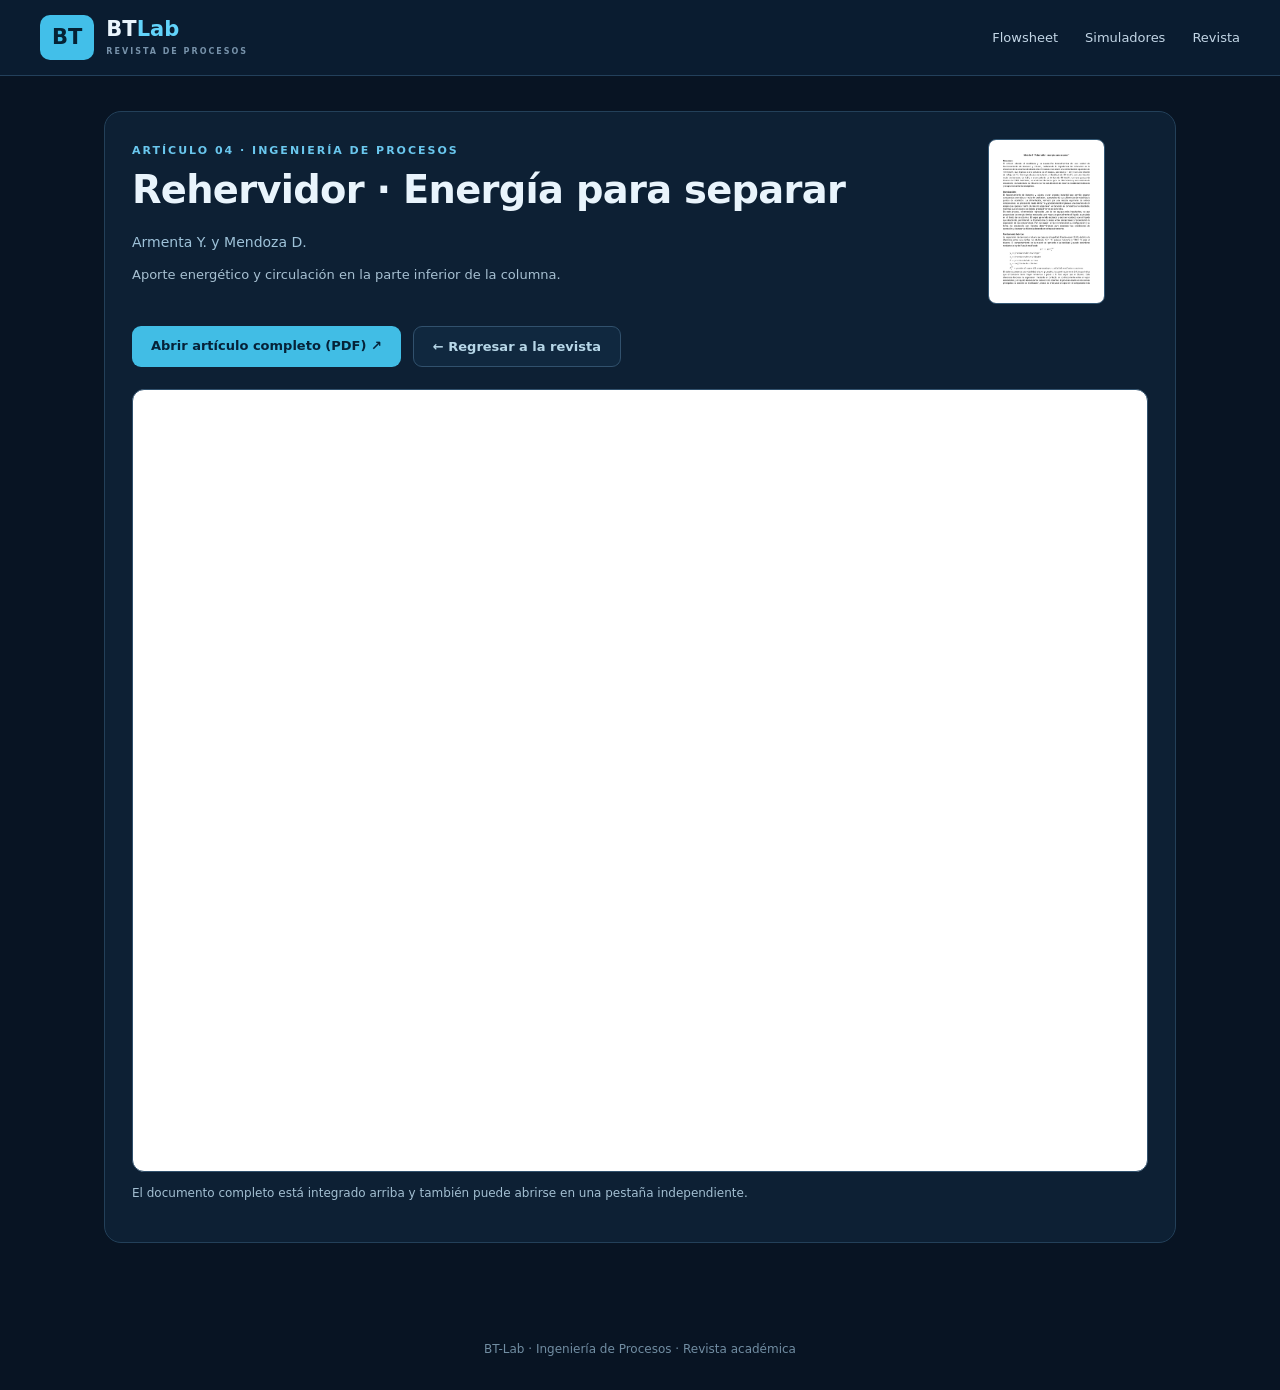
<file: articulos/rehervidor.html>
<!doctype html><html lang="es"><head><meta charset="utf-8"><meta name="viewport" content="width=device-width,initial-scale=1"><title>Módulo 04 | Rehervidor · Energía para separar · BT-Lab</title><link rel="stylesheet" href="../src/style.css"><style>main{max-width:1120px}.publication{margin:35px 0 65px}.publication-head{display:grid;grid-template-columns:minmax(0,1fr) 160px;gap:24px;align-items:center}.publication h1{font-size:clamp(26px,3vw,39px);line-height:1.22;letter-spacing:-.7px}.publication .meta{color:#9ec2d9;font-size:14px}.pubactions{display:flex;flex-wrap:wrap;gap:12px;margin:22px 0}.pdfview{display:block;width:100%;height:min(87vh,1050px);min-height:580px;border:1px solid #31516d;border-radius:12px;background:#fff}.cover{height:165px;max-width:140px;object-fit:cover;object-position:top;border:1px solid #345875;border-radius:8px}.note{font-size:12px;color:#a3bfd2;line-height:1.6}@media(max-width:650px){.publication-head{grid-template-columns:1fr}.cover{display:none}.pdfview{min-height:450px;height:75vh}}</style></head><body><header class="top"><a class="brand" href="../index.html#inicio"><span class="logo">BT</span><span>BT<span class="accent">Lab</span><small>REVISTA DE PROCESOS</small></span></a><nav><a href="../index.html#inicio">Flowsheet</a><a href="../index.html#simulacion">Simuladores</a><a href="../index.html#revista">Revista</a></nav></header><main><div class="publication panel"><div class="publication-head"><div><p class="eyebrow">ARTÍCULO 04 · INGENIERÍA DE PROCESOS</p><h1>Rehervidor · Energía para separar</h1><p class="meta">Armenta Y. y Mendoza D.</p><p class="subdesc">Aporte energético y circulación en la parte inferior de la columna.</p></div><img class="cover" src="originales/portada_04.png" alt="Portada del artículo 04"></div><div class="pubactions"><a class="primary" href="originales/modulo_04.pdf" target="_blank" rel="noopener">Abrir artículo completo (PDF) ↗</a><a class="secondary" href="../index.html#revista">← Regresar a la revista</a></div><iframe class="pdfview" src="originales/modulo_04.pdf#view=FitH" title="Artículo completo: Rehervidor · Energía para separar"></iframe><p class="note">El documento completo está integrado arriba y también puede abrirse en una pestaña independiente.</p></div></main><footer>BT-Lab · Ingeniería de Procesos · Revista académica</footer></body></html>
</file>
<file: src/style.css>
:root{font-family:Inter,ui-sans-serif,system-ui,-apple-system,Segoe UI,sans-serif;color:#e9f4fc;background:#081423;font-synthesis:none}*{box-sizing:border-box}html{scroll-behavior:smooth}body{margin:0}button,input{font:inherit}a{color:inherit;text-decoration:none}button{cursor:pointer}.top{height:76px;border-bottom:1px solid #23405b;display:flex;align-items:center;justify-content:space-between;padding:0 max(30px,calc((100vw - 1200px)/2));background:#0a1c30;position:sticky;top:0;z-index:10;gap:16px}.brand{display:flex;align-items:center;gap:12px;font-size:21px;font-weight:850;line-height:1}.brand small{display:block;color:#7792aa;font-size:8px;letter-spacing:2px;margin-top:8px}.logo{background:#42bfe9;color:#052235;border-radius:10px;padding:12px}.accent,.hero h1 span{color:#62d3fa}.top nav{display:flex;gap:27px;font-size:13px;color:#c3d6e6}.top nav a:hover{color:#62d3fa}.pill{border:1px solid #2d6077;border-radius:25px;color:#82cfe4;padding:10px 15px;font-size:11px}main{max-width:1200px;margin:auto;padding:0 24px}.hero{display:grid;grid-template-columns:1.4fr 1fr;gap:56px;padding:64px 6px 45px;align-items:center}.eyebrow{color:#6ac7ee;font-size:11px;font-weight:750;letter-spacing:2px;margin:0 0 10px}h1{font-size:clamp(34px,4vw,54px);line-height:1.08;letter-spacing:-1.7px;margin:8px 0 20px}h2{font-size:25px;letter-spacing:-.5px;margin:0}h3{font-size:17px;margin:0 0 16px}.hero p:not(.eyebrow){line-height:1.75;color:#a8bfd2;font-size:15px;max-width:600px}.actions{display:flex;gap:12px;margin-top:24px;flex-wrap:wrap}.primary,.secondary{padding:12px 19px;border-radius:9px;border:1px solid #31516d;font-size:13px;font-weight:700}.primary{background:#41bde5;color:#062238;border:none}.secondary{background:#10283f;color:#b7d7e8}.primary:hover{background:#81dafa}.secondary:hover{background:#173c59}.summary,.panel{background:#0d2034;border:1px solid #234059;border-radius:17px}.summary{padding:28px}.summary small{letter-spacing:1.5px;color:#8bb4cd;font-weight:700}.numbers{display:grid;grid-template-columns:1fr 1fr;gap:28px;margin-top:23px}.numbers div{display:flex;flex-direction:column;gap:5px}.numbers strong{color:#62d3fa;font-size:30px}.numbers span{font-size:12px;color:#a4bfd0}.panel{margin:20px 0;padding:27px}.sectionhead{display:flex;justify-content:space-between;align-items:center;margin-bottom:23px;gap:20px}.hint,.footnote{color:#8aa9bd;font-size:12px;line-height:1.6}.flowwrap{overflow:auto;background:#07192b;border:1px solid #234159;border-radius:12px}#flowsheet{width:100%;min-width:850px;height:auto;display:block}#flowsheet .unit{cursor:pointer}#flowsheet .unit rect{fill:#12334c;stroke:#448eb0;stroke-width:2}#flowsheet .unit:hover rect{stroke:#7ee9ff;fill:#194862}#flowsheet .unit text{fill:#ebf7ff;font-size:15px;text-anchor:middle;font-weight:750;pointer-events:none}#flowsheet .unit .small{fill:#9cd2e7;font-weight:500;font-size:12px}#flowsheet .stream{fill:#bedbea;font-size:12px}.tabs{display:flex;flex-wrap:wrap;gap:8px;margin-bottom:25px}.tabs button{border:1px solid #294b66;background:#102940;color:#a7c4d7;padding:11px 13px;border-radius:9px;font-size:12px}.tabs button.selected{background:#247da9;color:white;border-color:#45bdeb}.simgrid{display:grid;grid-template-columns:360px 1fr;gap:35px}.subdesc{color:#a7c0d2;line-height:1.65;font-size:13px}.controls{display:grid;gap:16px;margin-top:22px}.field{display:block}.field span{display:flex;justify-content:space-between;color:#d6e9f5;font-size:12px;margin-bottom:8px}.field b{color:#72d4fc;font-weight:600}.field input{width:100%;accent-color:#51c5e9}.field input[type=number]{background:#071b2b;color:#f0f9ff;border:1px solid #31546f;border-radius:7px;padding:9px 10px}.resultgrid{display:grid;grid-template-columns:repeat(3,minmax(0,1fr));gap:12px;margin-bottom:21px}.result{background:#102a40;border:1px solid #244760;padding:15px;border-radius:10px;min-height:93px}.result small{display:block;color:#9bbace;font-size:11px;margin-bottom:10px}.result strong{font-size:23px;color:#79d8fa;word-break:break-word}.result em{display:block;font-style:normal;color:#8eacc0;font-size:11px;margin-top:4px}.alert{min-height:20px;margin-top:18px;font-size:12px;line-height:1.5;color:#ffbd80}.alert.ok{color:#80dabc}#chart{width:100%;background:#081a2d;border:1px solid #24415e;border-radius:12px;display:block}.articles{display:grid;grid-template-columns:repeat(5,1fr);gap:12px}.article{background:#102a40;border:1px solid #25465c;border-radius:11px;padding:19px;display:flex;flex-direction:column;gap:10px}.article small{color:#69d2f6;font-size:11px}.article h3{font-size:16px;line-height:1.35;margin:0}.article p{font-size:12px;color:#aec6d7;line-height:1.6;flex:1}.article a{color:#73d5f9;font-size:12px;font-weight:700}.docgrid{display:grid;grid-template-columns:1fr 1fr;gap:20px}.docgrid>div{background:#10283d;padding:19px;border-radius:10px}.docgrid p{color:#aac1d2;line-height:1.65;font-size:13px}footer{text-align:center;padding:34px 20px;color:#718da2;font-size:12px}@media(max-width:950px){.hero,.simgrid{grid-template-columns:1fr}.articles{grid-template-columns:repeat(2,1fr)}.top nav{gap:10px}.pill{display:none}}@media(max-width:600px){.top{padding:12px 16px;height:auto;align-items:flex-start}.top nav{flex-wrap:wrap;justify-content:flex-end;font-size:11px}main{padding:0 12px}.hero{padding:38px 4px 14px;gap:24px}.panel{padding:18px}.sectionhead{align-items:flex-start}.resultgrid{grid-template-columns:repeat(2,1fr)}.docgrid,.articles{grid-template-columns:1fr}h1{font-size:36px}}
</file>
